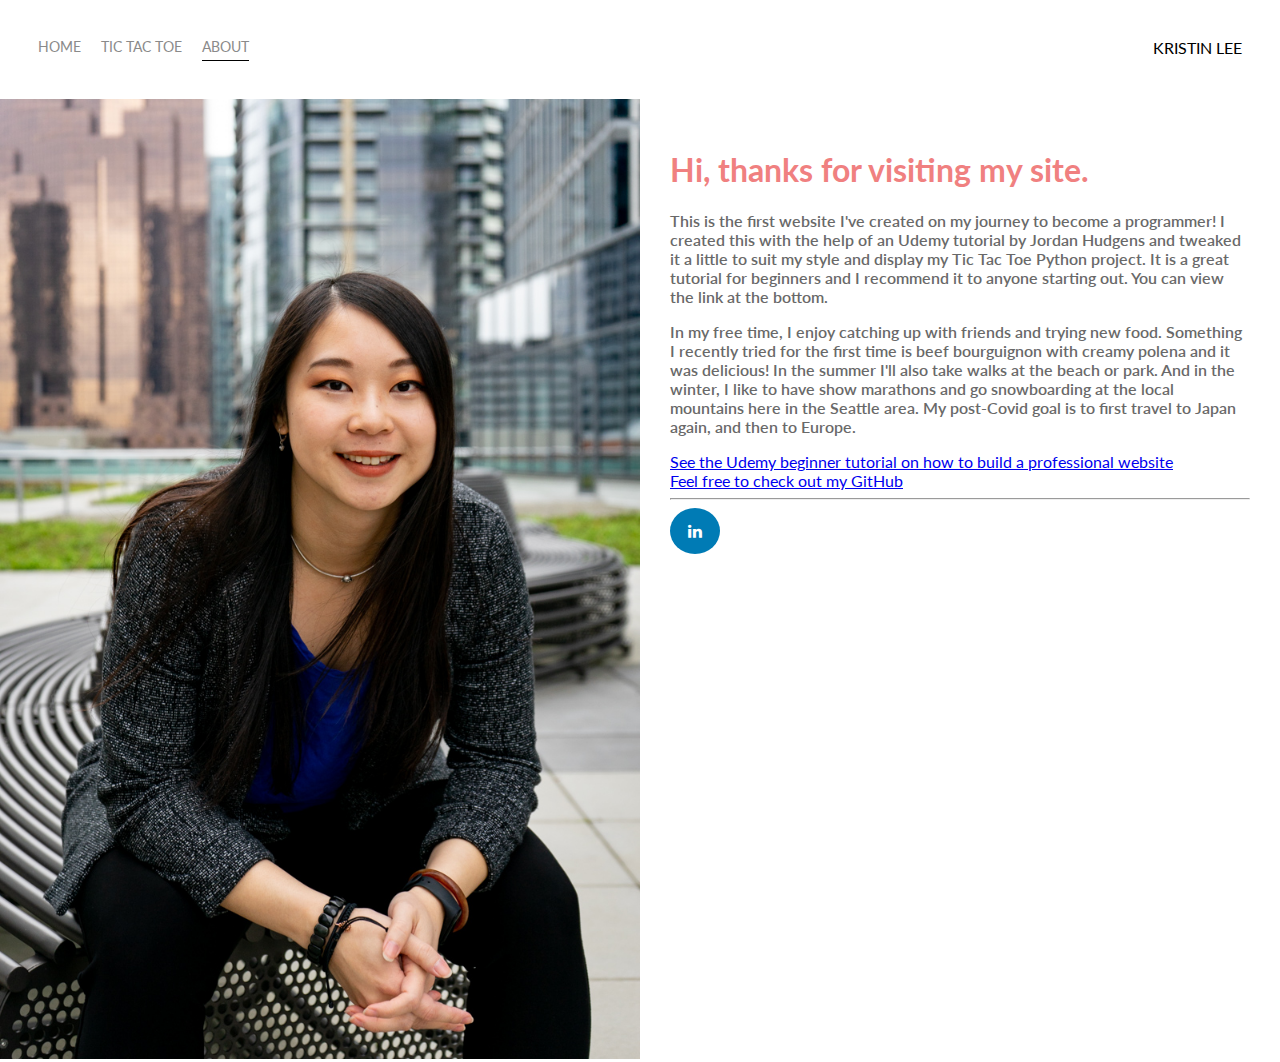
<file: about.html>
<!DOCTYPE html>
<html>
<head>
    <meta charset="utf-8" />
    <title>About</title>
    <link href="https://fonts.googleapis.com/css2?family=Lato&display=swap" rel="stylesheet">
    <link rel="stylesheet" href="styles.css">
    <link rel="stylesheet" href="https://cdnjs.cloudflare.com/ajax/libs/font-awesome/4.7.0/css/font-awesome.min.css"> 
</head>   

<body>
    <div class="container"> 
        <div class="nav-wrapper">
            <div class="left-side">
                <div class="nav-link-wrapper">
                    <a href="index.html">Home</a>
                </div>
                <div class="nav-link-wrapper">
                    <a href="tictactoe.html">Tic Tac Toe</a>
                </div>
                <div class="nav-link-wrapper active-nav-link">
                    <a href="about.html">About</a>
                </div>
        
            </div>

            <div class="right-side">
                <div class="brand">
                    <div>KRISTIN LEE</div>
                </div> 
            </div>
        </div>

        <div class="content-wrapper">
            <div class="two-column-wrapper">
                <div class="profile-image-wrapper">
                    <img src="images/Profile.jpg" alt="Headshot of Kristin Lee">

                </div>

                <div class="profile-content-wrapper">
                    <h1>Hi, thanks for visiting my site.</h1>

                    <p>This is the first website I've created on my journey to become a programmer! I created this with the help of an Udemy tutorial by Jordan Hudgens and tweaked it a little to suit my style and display my Tic Tac Toe Python project. It is a great tutorial for beginners and I recommend it to anyone starting out. You can view the link at the bottom.</p>

                    <p>In my free time, I enjoy catching up with friends and trying new food. Something I recently tried for the first time is beef bourguignon with creamy polena and it was delicious! In the summer I'll also take walks at the beach or park. And in the winter, I like to have show marathons and go snowboarding at the local mountains here in the Seattle area. My post-Covid goal is to first travel to Japan again, and then to Europe. </p>
                    
                    <a href ="https://www.youtube.com/watch?v=5bMdjkfvONE&list=PLhHuRWyDhk7Kt4aJLiUpIpr4bG5wil_0-&index=2" target="_blank">See the Udemy beginner tutorial on how to build a professional website</a><br/>

                    <a href = "https://github.com/Kbhlee2121" target="_blank">Feel free to check out my GitHub</a><br/>
                    <hr>
                    <div class="social-media-icons">
                        <a href = "https://www.linkedin.com/in/kristin-lee-277a68114/" target="_blank" class="fa fa-linkedin"></a>
                    
                    </div>
                
                </div>
                
            </div>
        </div>
    </div>
</body>
</html>
</file>
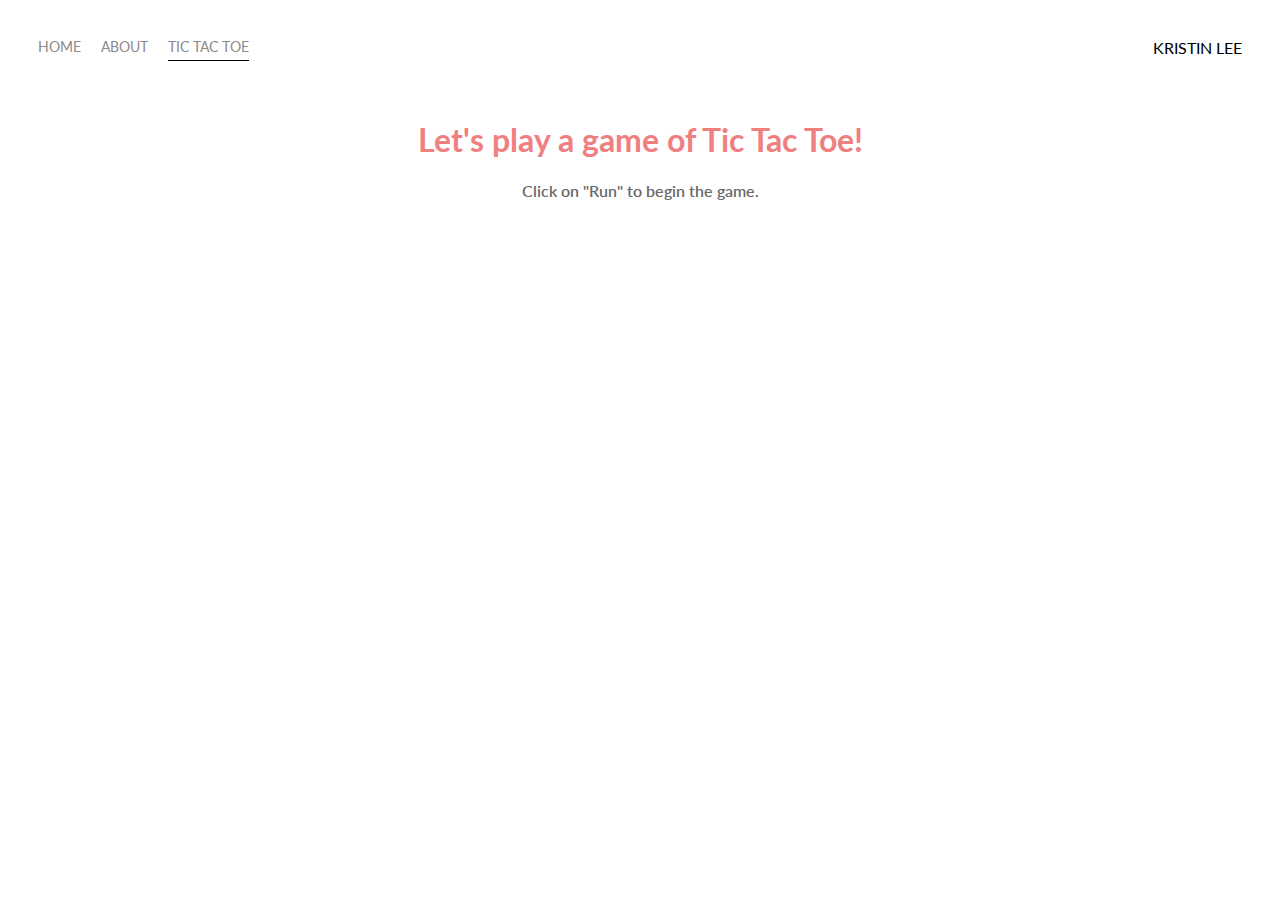
<file: tictactoe.html>
<!DOCTYPE html>
<html>
<head>
    <meta charset="utf-8" />
    <title>Tic Tac Toe</title>
    <link href="https://fonts.googleapis.com/css2?family=Lato&display=swap" rel="stylesheet">
    <link rel="stylesheet" href="styles.css">
</head>    
<body>
    <div class="container"> 
        <div class="nav-wrapper">
            <div class="left-side">
                <div class="nav-link-wrapper">
                    <a href="index.html">Home</a>
                </div>
                <div class="nav-link-wrapper">
                    <a href="about.html">About</a>
                </div>
                <div class="nav-link-wrapper active-nav-link">
                    <a href="tictactoe.html">Tic Tac Toe</a>
                </div>
            </div>

            <div class="right-side">
                <div class="brand">
                    <div>KRISTIN LEE</div>
                </div> 
            </div>
        </div>

        <div class="tic-tac-toe">
            <h1>Let's play a game of Tic Tac Toe!</h1>
            <p>Click on "Run" to begin the game.</p>
            <iframe height="400px" width="100%" src="https://repl.it/@KristinLee2/TicTacToePractice?lite=true" scrolling="no" frameborder="no" allowtransparency="true" allowfullscreen="true" sandbox="allow-forms allow-pointer-lock allow-popups allow-same-origin allow-scripts allow-modals"></iframe>
        
        </div>
    </div>
</body>
</html>
</file>
<file: styles.css>
/* Master Styles */ 

body {
    font-family: "Lato", sans-serif;
    margin: 0px;
}

.container {
    display: grid;
    grid-template-columns: 1fr;
}

/* Nav Styles */
.nav-wrapper {
    display: flex;
    justify-content: space-between;
    padding: 38px;
}

.left-side {
    display: flex;

}

.nav-wrapper > .left-side > div {
    margin-right: 20px;
    font-size: 0.9em;
    text-transform: uppercase;
}

.nav-link-wrapper {
    height: 22px;
    border-bottom: 1px solid transparent;
    transition: border-bottom 0.5s; 
}

.nav-link-wrapper a {
    color: #8a8a8a; 
    text-decoration: none;
    transition: color 0.5s;
}

.nav-link-wrapper:hover {
    border-bottom: 1px solid black;
}

.nav-link-wrapper a:hover {
    color:black; 
}

.active-nav-link {
    border-bottom: 1px solid black;
}

.active-nav-link a {
    color: black import !important;
}

/* Portfolio Styles */

p {
    text-align: center;
    color: lightcoral;
    font-weight: 600;
}

/* creates 3 columns and gives each one of them their own full size folumn */
.portfolio-items-wrapper {
    display: grid; 
    grid-template-columns: 1fr 1fr 1fr; 
}

/* Allows us more flexibility in positioning each item inside it*/
.portfolio-item-wrapper {
    position: relative; 
    text-align: center;
}

.portfolio-img-background {
    height: 350px;
    width: 100%;
    /*makes sure pictures are cropped properly */
    background-size: cover; 
    background-position: center;
    background-repeat: no-repeat;
}

/* position relative is required to use absolute which forces an element to be in another place where it otherwise would not go */
/* all elements positioned at top, and use flexbox to position them */
.img-text-wrapper {
    position: absolute;
    /* positions at very top */
    top: 50%;
    left: 50%; 
    transform: translate(-50%, -50%);
    display: flex;
    flex-direction: column;
    /* left to right */
    justify-content: center;
    /* top to bottom */
    align-items: center;
    height: 100%;
    text-align: center;
    padding-left: 50px;
    padding-right: 50px;

}


.img-text-wrapper h2 {
    color: white;
    margin-bottom: 20px;
    font-weight: 800;

}


.img-text-wrapper p {
    transition: 1s;
    font-weight: 600;
    color: transparent;
}

.img-text-wrapper:hover p {
    font-weight: 600;
    color:lightpink;
}

.img-darken {
    transition: 1s;
    filter: brightness(10%);
}

/* About Page */ 
.two-column-wrapper {
    display: grid;
    grid-template-columns: 1fr 1fr; 
}

.profile-image-wrapper img {
    width: 100%;
}

.profile-content-wrapper {
    padding:30px;
}
.profile-content-wrapper h1 {
    color: lightcoral;
}

.profile-content-wrapper p {
    color:dimgray;
    text-align: left;
}

/*Social Media Icons*/

.fa {
    padding: 15px;
    font-size: 30px;
    text-align: center;
    width: 20px;
    text-decoration: none;
    border-radius: 50%;
}

.fa-linkedin {
    background: #007bb5;
    color: white;
}

/*Tic Tac Toe Page */
.tic-tac-toe h1 {
    text-align: center;
    color: lightcoral;
}

.tic-tac-toe p {
    text-align: center;
    color: dimgray;
}
</file>
